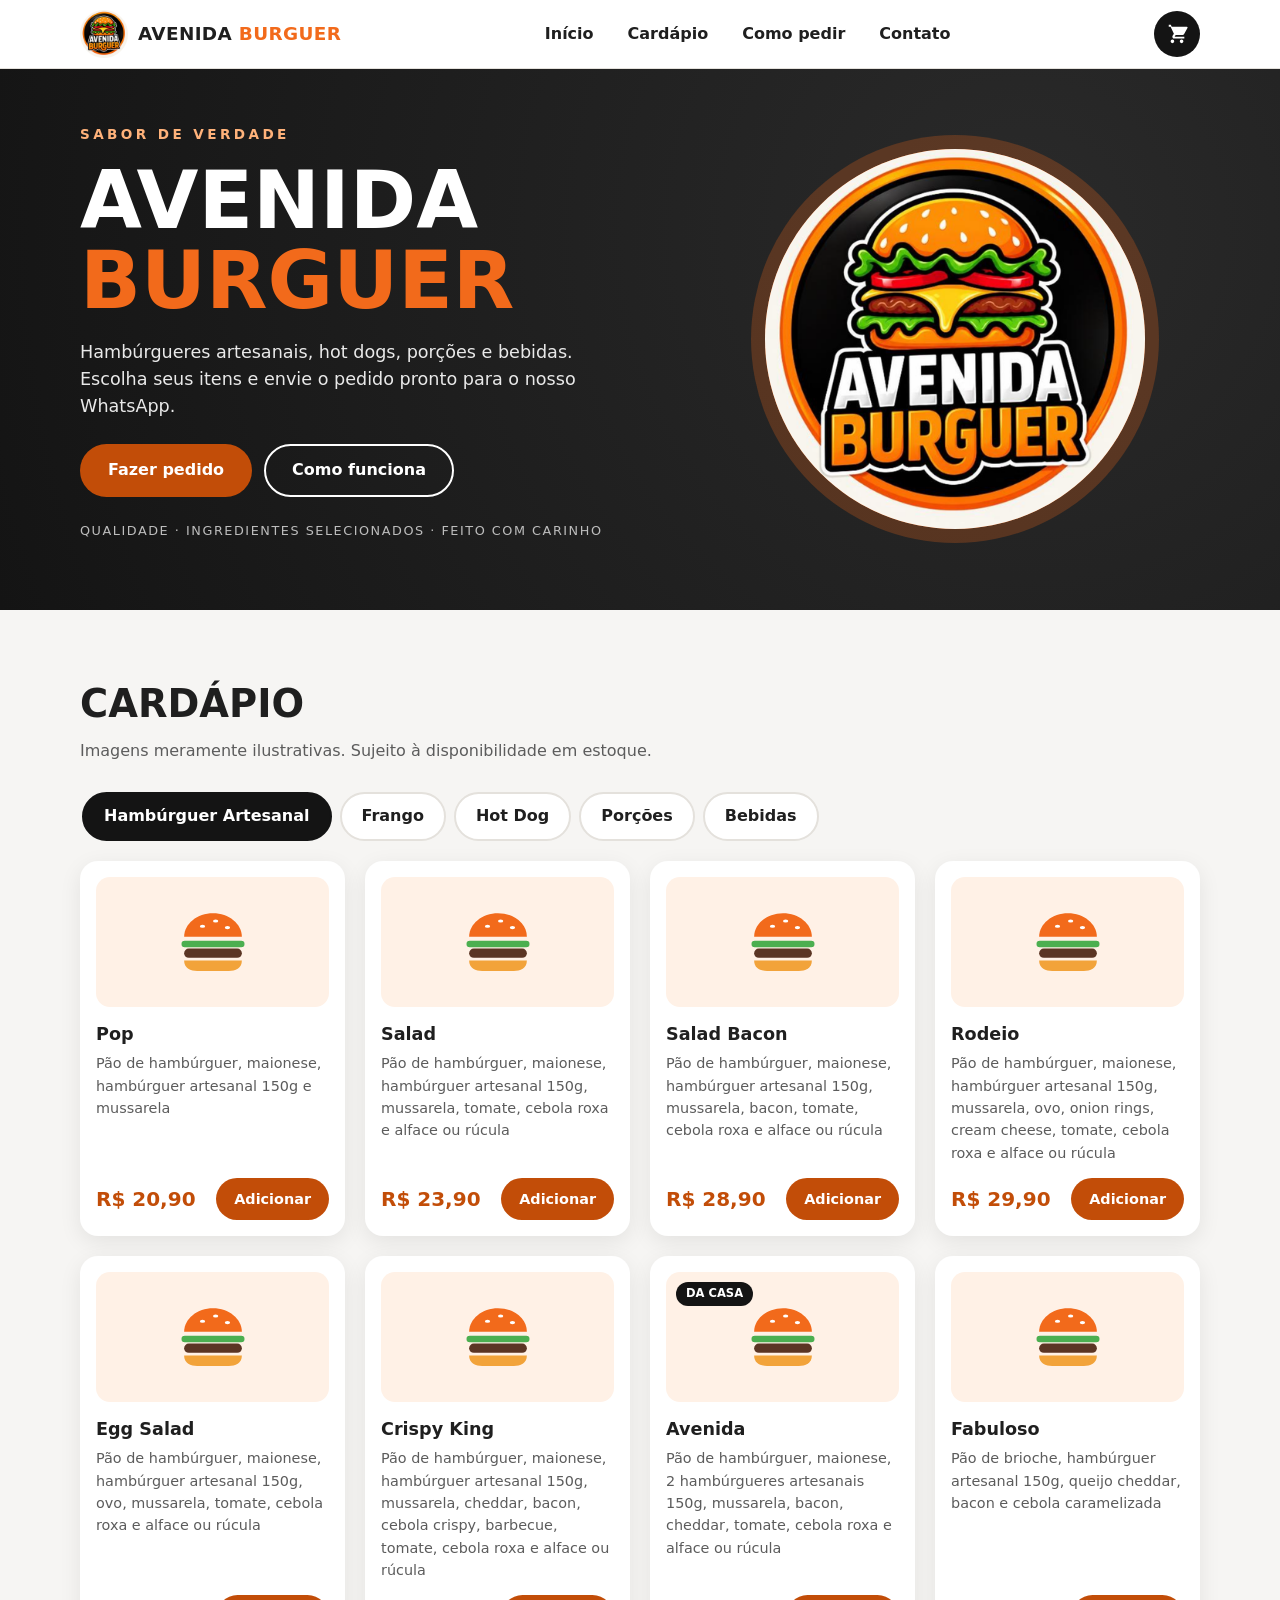
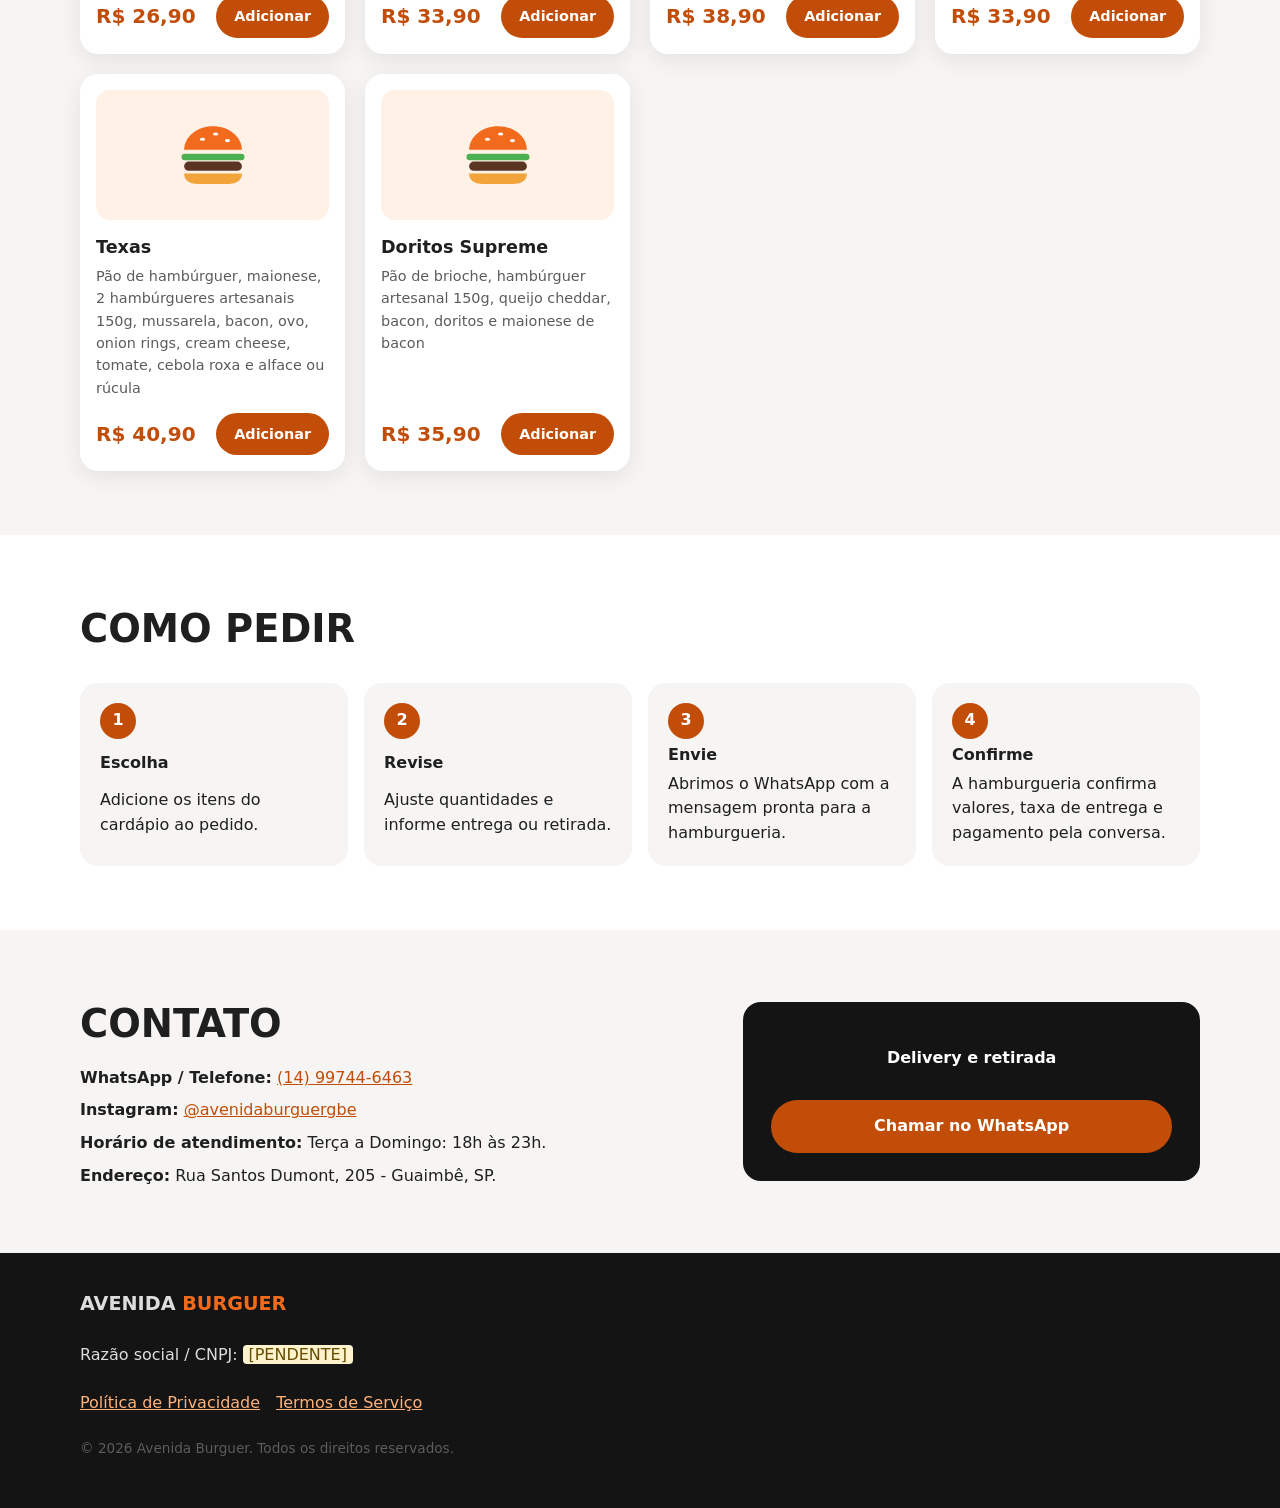
<file: index.html>
<!doctype html>
<html lang="pt-BR">
<head>
  <meta charset="utf-8">
  <meta name="viewport" content="width=device-width, initial-scale=1">
  <title>Avenida Burguer | Sabor de verdade — Hambúrgueres artesanais</title>
  <meta name="description" content="Cardápio da Avenida Burguer: hambúrgueres artesanais, hot dogs, porções e bebidas. Monte seu pedido e envie direto para o WhatsApp.">
  <meta name="theme-color" content="#f26a1b">
  <meta property="og:type" content="website">
  <meta property="og:title" content="Avenida Burguer — Sabor de verdade">
  <meta property="og:description" content="Monte seu pedido e envie direto para o WhatsApp da Avenida Burguer.">
  <meta property="og:locale" content="pt_BR">
  <link rel="icon" href="assets/favicon.svg" type="image/svg+xml">
  <link rel="stylesheet" href="css/style.css">
</head>
<body>
  <a class="skip-link" href="#menu">Ir para o cardápio</a>

  <header class="site-header">
    <div class="container header-inner">
      <a class="brand" href="#home" aria-label="Avenida Burguer — início">
        <img src="assets/logo.png" alt="" width="48" height="48" class="brand-logo" onerror="this.remove()">
        <span class="brand-name">Avenida <strong>Burguer</strong></span>
      </a>

      <nav id="main-nav" class="main-nav" aria-label="Principal">
        <ul>
          <li><a href="#home">Início</a></li>
          <li><a href="#menu">Cardápio</a></li>
          <li><a href="#como-pedir">Como pedir</a></li>
          <li><a href="#contato">Contato</a></li>
        </ul>
      </nav>

      <div class="header-actions">
        <button type="button" class="cart-btn" id="open-cart" aria-label="Abrir pedido. Itens: 0">
          <svg viewBox="0 0 24 24" width="22" height="22" aria-hidden="true"><path fill="currentColor" d="M7 18a2 2 0 1 0 0 4 2 2 0 0 0 0-4Zm10 0a2 2 0 1 0 0 4 2 2 0 0 0 0-4ZM3 2v2h2l3.6 7.6-1.4 2.4A2 2 0 0 0 9 17h11v-2H9.4l1.1-2h7.5a2 2 0 0 0 1.8-1l3.6-6.5A1 1 0 0 0 22.5 4H6.2l-.9-2H3Z"/></svg>
          <span class="cart-count" id="cart-count" aria-hidden="true">0</span>
        </button>
        <button type="button" class="menu-toggle" id="menu-toggle" aria-expanded="false" aria-controls="main-nav" aria-label="Abrir menu de navegação">
          <span></span><span></span><span></span>
        </button>
      </div>
    </div>
  </header>

  <main>
    <section id="home" class="hero" aria-labelledby="hero-title">
      <div class="container hero-inner">
        <div class="hero-text">
          <p class="eyebrow">Sabor de verdade</p>
          <h1 id="hero-title">Avenida <span>Burguer</span></h1>
          <p class="hero-sub">Hambúrgueres artesanais, hot dogs, porções e bebidas. Escolha seus itens e envie o pedido pronto para o nosso WhatsApp.</p>
          <div class="hero-cta">
            <a class="btn btn-primary" href="#menu">Fazer pedido</a>
            <a class="btn btn-ghost" href="#como-pedir">Como funciona</a>
          </div>
          <p class="hero-note">Qualidade · Ingredientes selecionados · Feito com carinho</p>
        </div>
        <div class="hero-visual" aria-hidden="true">
          <div class="hero-circle">
            <img src="assets/logo.png" alt="" width="360" height="360" onerror="this.replaceWith(Object.assign(document.createElement('span'),{className:'hero-fallback',textContent:'🍔'}))">
          </div>
        </div>
      </div>
    </section>

    <section id="menu" class="section" aria-labelledby="menu-title">
      <div class="container">
        <h2 id="menu-title" class="section-title">Cardápio</h2>
        <p class="section-lead">Imagens meramente ilustrativas. Sujeito à disponibilidade em estoque.</p>
        <div class="tabs" role="tablist" aria-label="Categorias do cardápio" id="tabs"></div>
        <div id="menu-panel" class="menu-grid" role="tabpanel" tabindex="0"></div>
      </div>
    </section>

    <section id="como-pedir" class="section section-alt" aria-labelledby="how-title">
      <div class="container">
        <h2 id="how-title" class="section-title">Como pedir</h2>
        <ol class="steps">
          <li><strong>Escolha</strong><span>Adicione os itens do cardápio ao pedido.</span></li>
          <li><strong>Revise</strong><span>Ajuste quantidades e informe entrega ou retirada.</span></li>
          <li><strong>Envie</strong><span>Abrimos o WhatsApp com a mensagem pronta para a hamburgueria.</span></li>
          <li><strong>Confirme</strong><span>A hamburgueria confirma valores, taxa de entrega e pagamento pela conversa.</span></li>
        </ol>
      </div>
    </section>

    <section id="contato" class="section" aria-labelledby="contact-title">
      <div class="container contact">
        <div>
          <h2 id="contact-title" class="section-title">Contato</h2>
          <ul class="contact-list">
            <li><strong>WhatsApp / Telefone:</strong> <a href="https://wa.me/5514997446463">(14) 99744-6463</a></li>
            <li><strong>Instagram:</strong> <a href="https://www.instagram.com/avenidaburguergbe/" rel="noopener" target="_blank">@avenidaburguergbe</a></li>
            <li><strong>Horário de atendimento:</strong> <span>Terça a Domingo: 18h às 23h.</span></li>
            <li><strong>Endereço:</strong> <span>Rua Santos Dumont, 205 - Guaimbê, SP.</span></li>
          </ul>
        </div>
        <div class="contact-card">
          <p>Delivery e retirada</p>
          <a class="btn btn-primary" href="https://wa.me/5514997446463" rel="noopener" target="_blank">Chamar no WhatsApp</a>
        </div>
      </div>
    </section>
  </main>

  <footer class="site-footer">
    <div class="container footer-inner">
      <p class="footer-brand">Avenida <strong>Burguer</strong></p>
      <p>Razão social / CNPJ: <span class="pending">[PENDENTE]</span></p>
      <nav aria-label="Informações legais">
        <a href="privacidade.html">Política de Privacidade</a>
        <a href="termos.html">Termos de Serviço</a>
      </nav>
      <p class="small">© <span id="year"></span> Avenida Burguer. Todos os direitos reservados.</p>
    </div>
  </footer>

  <!-- Drawer do pedido -->
  <div class="overlay" id="overlay" hidden></div>
  <aside class="drawer" id="drawer" role="dialog" aria-modal="true" aria-labelledby="drawer-title" hidden>
    <div class="drawer-head">
      <h2 id="drawer-title">Seu pedido</h2>
      <button type="button" class="icon-btn" id="close-cart" aria-label="Fechar pedido">✕</button>
    </div>
    <div class="drawer-body">
      <p id="cart-empty" class="empty">Seu pedido está vazio. Escolha itens no cardápio.</p>
      <ul id="cart-list" class="cart-list"></ul>
      <div class="total-row" id="total-row" hidden><span>Subtotal</span><strong id="cart-total">R$ 0,00</strong></div>
      <p class="small" id="total-note" hidden>Taxa de entrega (se houver) e valores finais são confirmados pela hamburgueria no WhatsApp.</p>

      <form id="order-form" novalidate hidden>
        <div class="field">
          <label for="f-name">Seu nome</label>
          <input id="f-name" name="name" type="text" autocomplete="name" maxlength="60" required aria-describedby="e-name">
          <p class="error" id="e-name" role="alert"></p>
        </div>

        <fieldset class="field">
          <legend>Como deseja receber?</legend>
          <label class="radio"><input type="radio" name="mode" value="Entrega" checked> Entrega</label>
          <label class="radio"><input type="radio" name="mode" value="Retirada"> Retirada no local</label>
        </fieldset>

        <div class="field" id="address-field">
          <label for="f-address">Endereço de entrega</label>
          <input id="f-address" name="address" type="text" autocomplete="street-address" maxlength="160" aria-describedby="e-address">
          <p class="error" id="e-address" role="alert"></p>
        </div>

        <div class="field">
          <label for="f-pay">Forma de pagamento (a combinar no WhatsApp)</label>
          <select id="f-pay" name="pay">
            <option>Pix</option>
            <option>Dinheiro</option>
            <option>Cartão</option>
          </select>
        </div>

        <div class="field">
          <label for="f-notes">Observações (opcional)</label>
          <textarea id="f-notes" name="notes" rows="3" maxlength="300" placeholder="Ex.: sem cebola, rúcula no lugar de alface..."></textarea>
        </div>

        <p class="small">Ao enviar, o WhatsApp será aberto com sua mensagem. Nome e endereço só são usados para montar essa mensagem e <strong>não são salvos</strong> por este site. Veja a <a href="privacidade.html">Política de Privacidade</a>.</p>

        <button type="submit" class="btn btn-whats">Enviar pedido pelo WhatsApp</button>
        <button type="button" class="btn btn-link" id="clear-cart">Limpar pedido</button>
      </form>
    </div>
  </aside>

  <div class="toast" id="toast" role="status" aria-live="polite"></div>

  <script src="js/menu-data.js"></script>
  <script src="js/app.js"></script>
</body>
</html>
</file>
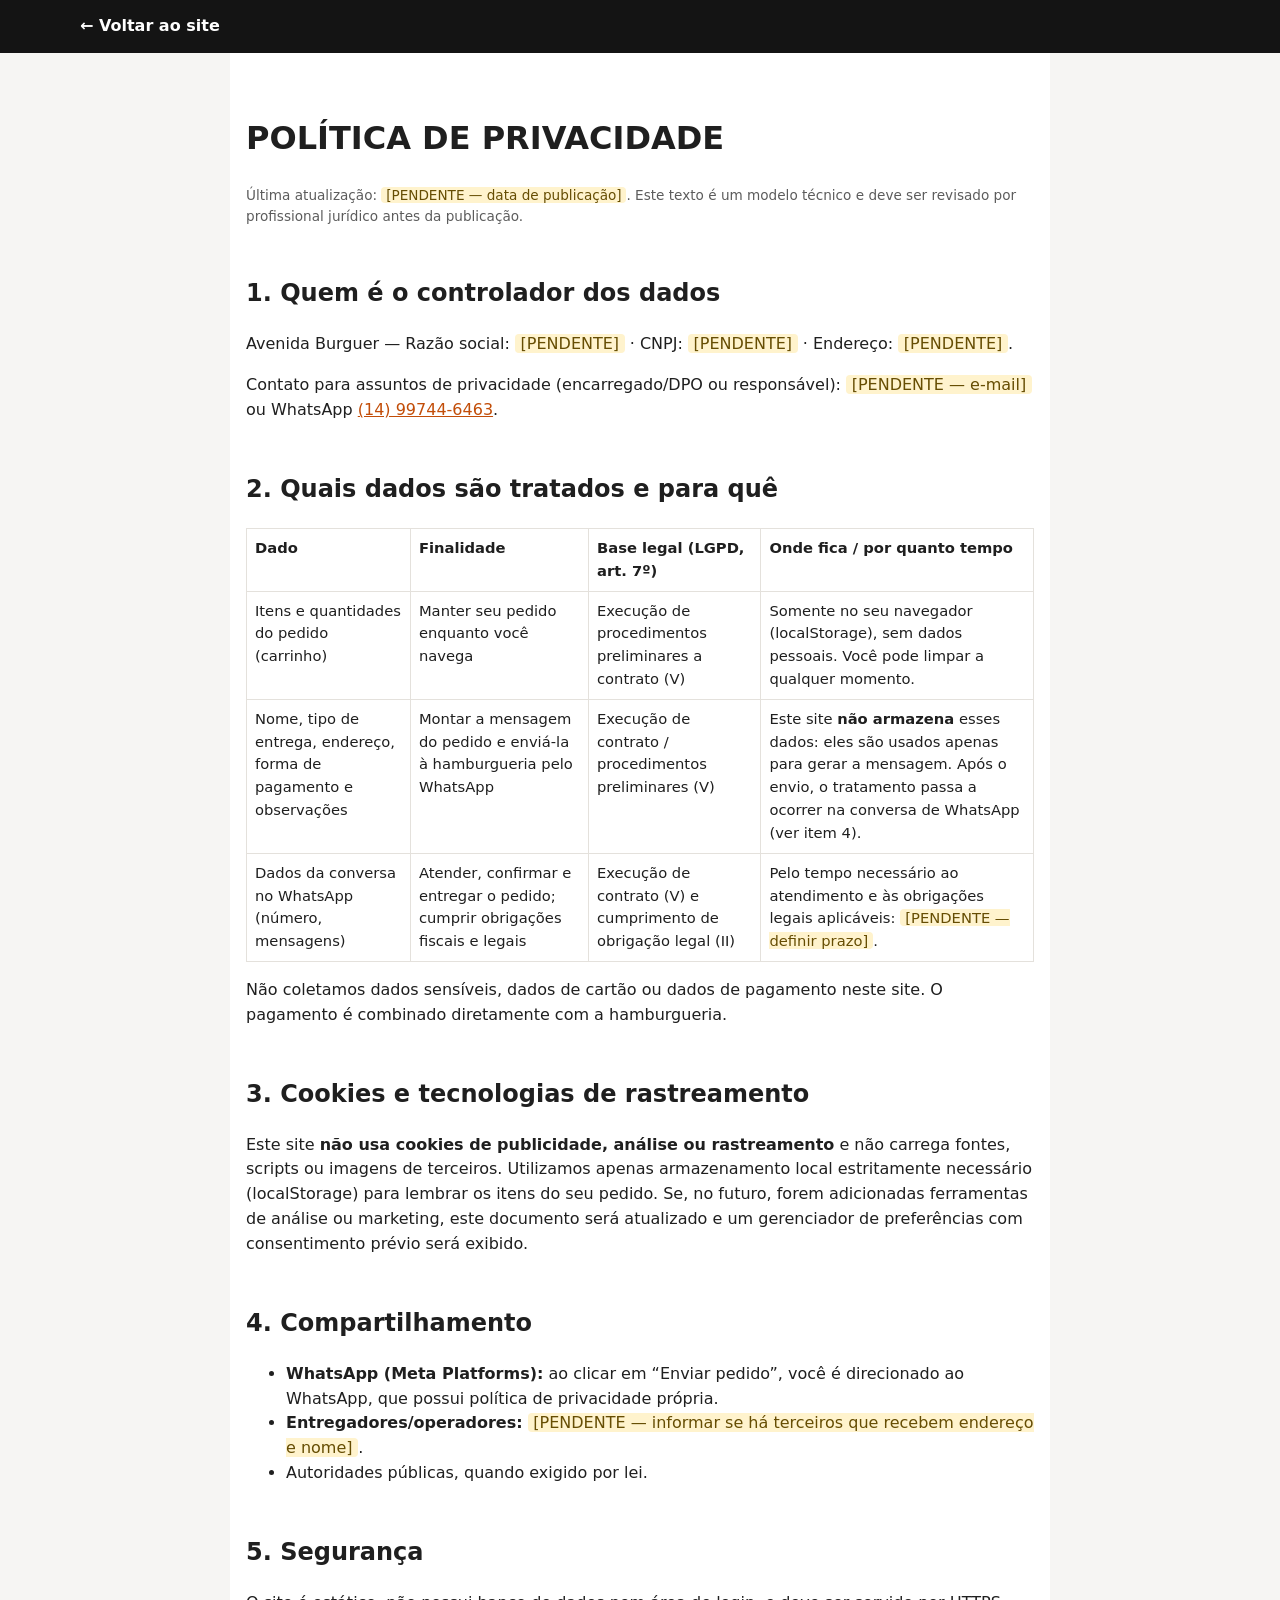
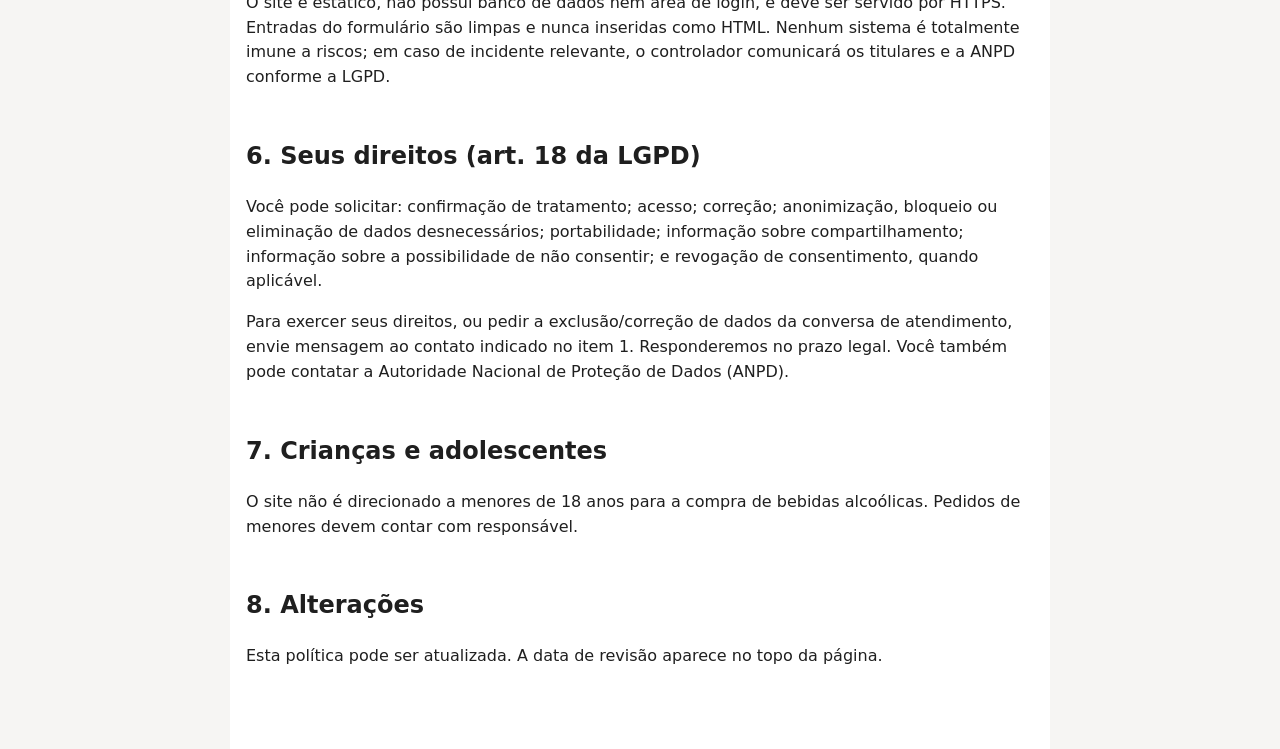
<file: privacidade.html>
<!doctype html>
<html lang="pt-BR">
<head>
  <meta charset="utf-8">
  <meta name="viewport" content="width=device-width, initial-scale=1">
  <title>Política de Privacidade | Avenida Burguer</title>
  <meta name="description" content="Como a Avenida Burguer trata dados pessoais, conforme a LGPD (Lei nº 13.709/2018).">
  <link rel="icon" href="assets/favicon.svg" type="image/svg+xml">
  <link rel="stylesheet" href="css/style.css">
</head>
<body>
  <div class="legal-bar"><div class="container"><a href="index.html">← Voltar ao site</a></div></div>
  <main class="legal">
    <h1>Política de Privacidade</h1>
    <p class="small">Última atualização: <span class="pending">[PENDENTE — data de publicação]</span>. Este texto é um modelo técnico e deve ser revisado por profissional jurídico antes da publicação.</p>

    <h2>1. Quem é o controlador dos dados</h2>
    <p>Avenida Burguer — Razão social: <span class="pending">[PENDENTE]</span> · CNPJ: <span class="pending">[PENDENTE]</span> · Endereço: <span class="pending">[PENDENTE]</span>.</p>
    <p>Contato para assuntos de privacidade (encarregado/DPO ou responsável): <span class="pending">[PENDENTE — e-mail]</span> ou WhatsApp <a href="https://wa.me/5514997446463">(14) 99744-6463</a>.</p>

    <h2>2. Quais dados são tratados e para quê</h2>
    <table>
      <thead><tr><th>Dado</th><th>Finalidade</th><th>Base legal (LGPD, art. 7º)</th><th>Onde fica / por quanto tempo</th></tr></thead>
      <tbody>
        <tr><td>Itens e quantidades do pedido (carrinho)</td><td>Manter seu pedido enquanto você navega</td><td>Execução de procedimentos preliminares a contrato (V)</td><td>Somente no seu navegador (localStorage), sem dados pessoais. Você pode limpar a qualquer momento.</td></tr>
        <tr><td>Nome, tipo de entrega, endereço, forma de pagamento e observações</td><td>Montar a mensagem do pedido e enviá-la à hamburgueria pelo WhatsApp</td><td>Execução de contrato / procedimentos preliminares (V)</td><td>Este site <strong>não armazena</strong> esses dados: eles são usados apenas para gerar a mensagem. Após o envio, o tratamento passa a ocorrer na conversa de WhatsApp (ver item 4).</td></tr>
        <tr><td>Dados da conversa no WhatsApp (número, mensagens)</td><td>Atender, confirmar e entregar o pedido; cumprir obrigações fiscais e legais</td><td>Execução de contrato (V) e cumprimento de obrigação legal (II)</td><td>Pelo tempo necessário ao atendimento e às obrigações legais aplicáveis: <span class="pending">[PENDENTE — definir prazo]</span>.</td></tr>
      </tbody>
    </table>
    <p>Não coletamos dados sensíveis, dados de cartão ou dados de pagamento neste site. O pagamento é combinado diretamente com a hamburgueria.</p>

    <h2>3. Cookies e tecnologias de rastreamento</h2>
    <p>Este site <strong>não usa cookies de publicidade, análise ou rastreamento</strong> e não carrega fontes, scripts ou imagens de terceiros. Utilizamos apenas armazenamento local estritamente necessário (localStorage) para lembrar os itens do seu pedido. Se, no futuro, forem adicionadas ferramentas de análise ou marketing, este documento será atualizado e um gerenciador de preferências com consentimento prévio será exibido.</p>

    <h2>4. Compartilhamento</h2>
    <ul>
      <li><strong>WhatsApp (Meta Platforms):</strong> ao clicar em “Enviar pedido”, você é direcionado ao WhatsApp, que possui política de privacidade própria.</li>
      <li><strong>Entregadores/operadores:</strong> <span class="pending">[PENDENTE — informar se há terceiros que recebem endereço e nome]</span>.</li>
      <li>Autoridades públicas, quando exigido por lei.</li>
    </ul>

    <h2>5. Segurança</h2>
    <p>O site é estático, não possui banco de dados nem área de login, e deve ser servido por HTTPS. Entradas do formulário são limpas e nunca inseridas como HTML. Nenhum sistema é totalmente imune a riscos; em caso de incidente relevante, o controlador comunicará os titulares e a ANPD conforme a LGPD.</p>

    <h2>6. Seus direitos (art. 18 da LGPD)</h2>
    <p>Você pode solicitar: confirmação de tratamento; acesso; correção; anonimização, bloqueio ou eliminação de dados desnecessários; portabilidade; informação sobre compartilhamento; informação sobre a possibilidade de não consentir; e revogação de consentimento, quando aplicável.</p>
    <p>Para exercer seus direitos, ou pedir a exclusão/correção de dados da conversa de atendimento, envie mensagem ao contato indicado no item 1. Responderemos no prazo legal. Você também pode contatar a Autoridade Nacional de Proteção de Dados (ANPD).</p>

    <h2>7. Crianças e adolescentes</h2>
    <p>O site não é direcionado a menores de 18 anos para a compra de bebidas alcoólicas. Pedidos de menores devem contar com responsável.</p>

    <h2>8. Alterações</h2>
    <p>Esta política pode ser atualizada. A data de revisão aparece no topo da página.</p>
  </main>
</body>
</html>
</file>
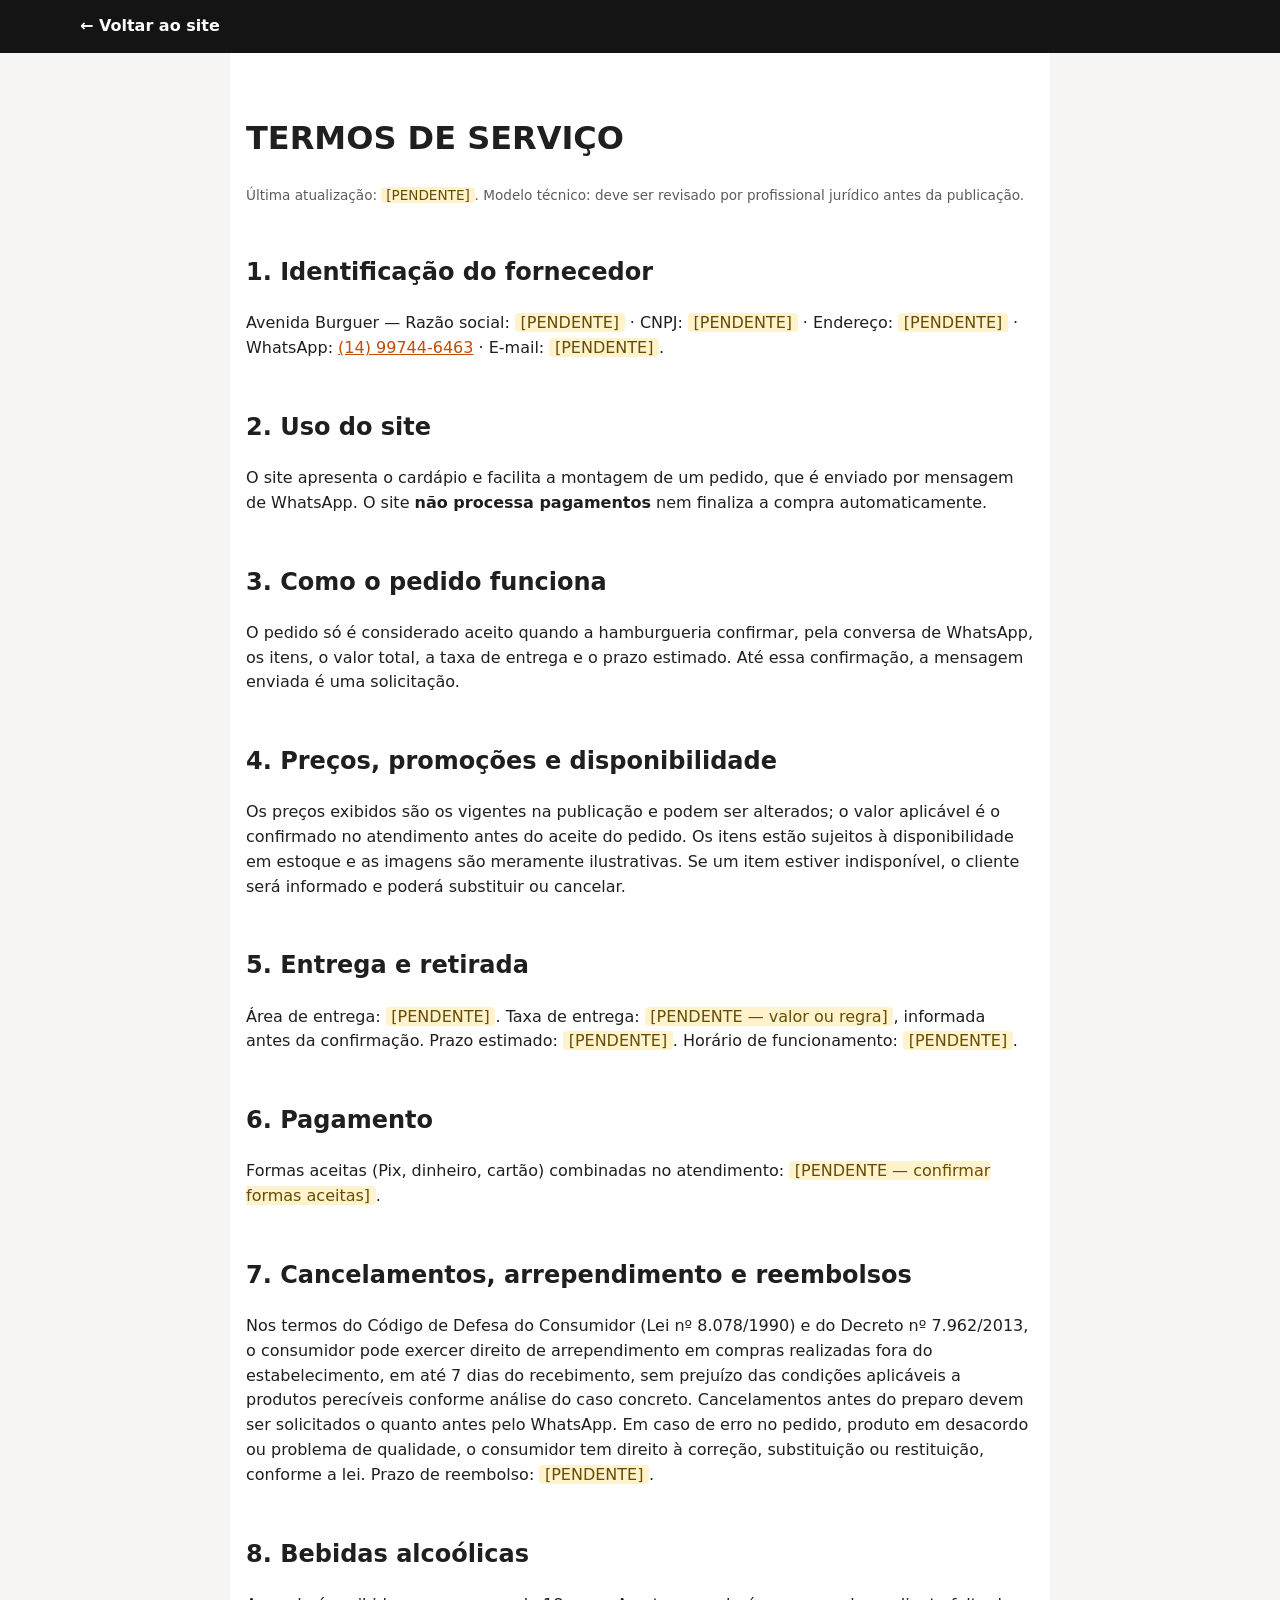
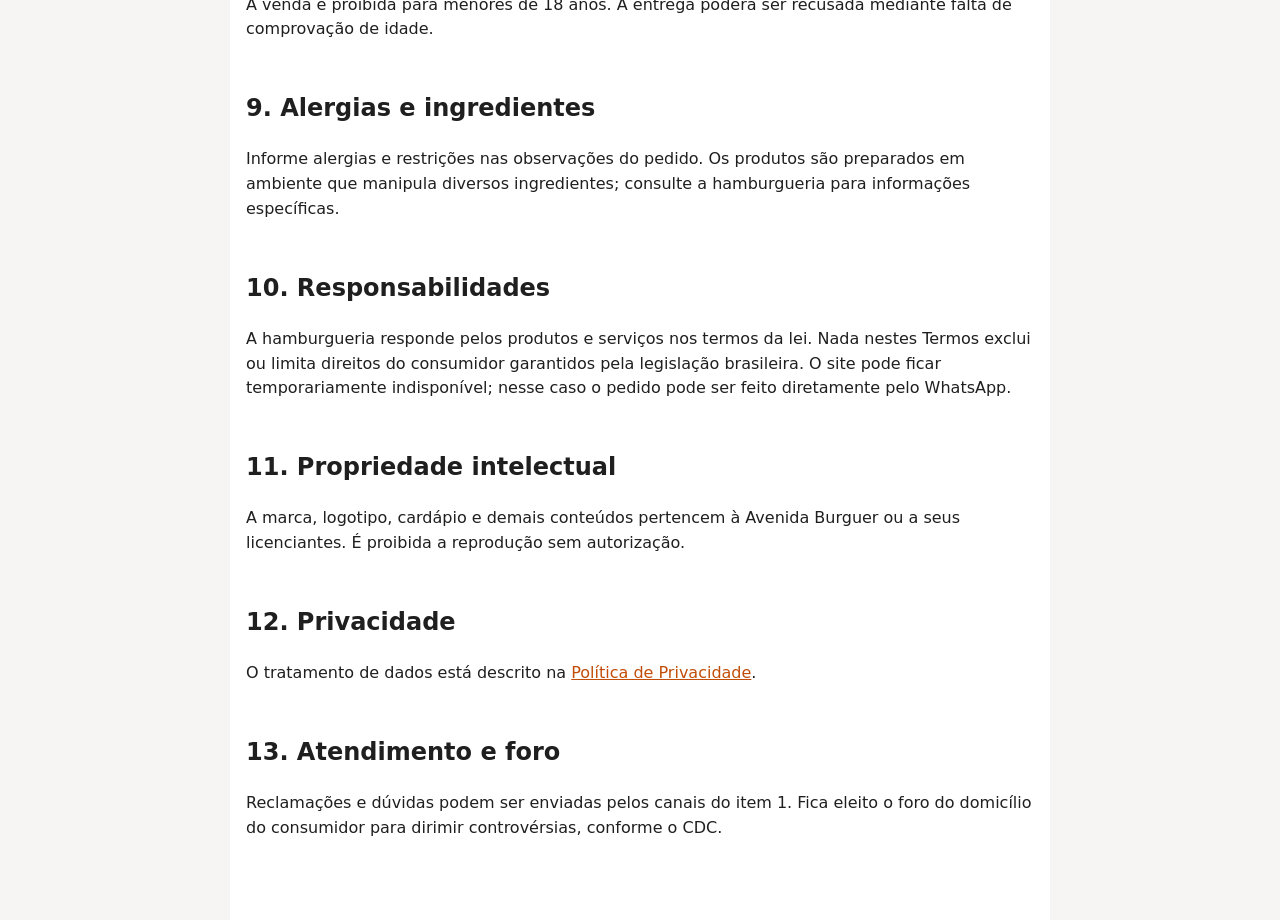
<file: termos.html>
<!doctype html>
<html lang="pt-BR">
<head>
  <meta charset="utf-8">
  <meta name="viewport" content="width=device-width, initial-scale=1">
  <title>Termos de Serviço | Avenida Burguer</title>
  <meta name="description" content="Condições de uso do site e de pedidos da Avenida Burguer.">
  <link rel="icon" href="assets/favicon.svg" type="image/svg+xml">
  <link rel="stylesheet" href="css/style.css">
</head>
<body>
  <div class="legal-bar"><div class="container"><a href="index.html">← Voltar ao site</a></div></div>
  <main class="legal">
    <h1>Termos de Serviço</h1>
    <p class="small">Última atualização: <span class="pending">[PENDENTE]</span>. Modelo técnico: deve ser revisado por profissional jurídico antes da publicação.</p>

    <h2>1. Identificação do fornecedor</h2>
    <p>Avenida Burguer — Razão social: <span class="pending">[PENDENTE]</span> · CNPJ: <span class="pending">[PENDENTE]</span> · Endereço: <span class="pending">[PENDENTE]</span> · WhatsApp: <a href="https://wa.me/5514997446463">(14) 99744-6463</a> · E-mail: <span class="pending">[PENDENTE]</span>.</p>

    <h2>2. Uso do site</h2>
    <p>O site apresenta o cardápio e facilita a montagem de um pedido, que é enviado por mensagem de WhatsApp. O site <strong>não processa pagamentos</strong> nem finaliza a compra automaticamente.</p>

    <h2>3. Como o pedido funciona</h2>
    <p>O pedido só é considerado aceito quando a hamburgueria confirmar, pela conversa de WhatsApp, os itens, o valor total, a taxa de entrega e o prazo estimado. Até essa confirmação, a mensagem enviada é uma solicitação.</p>

    <h2>4. Preços, promoções e disponibilidade</h2>
    <p>Os preços exibidos são os vigentes na publicação e podem ser alterados; o valor aplicável é o confirmado no atendimento antes do aceite do pedido. Os itens estão sujeitos à disponibilidade em estoque e as imagens são meramente ilustrativas. Se um item estiver indisponível, o cliente será informado e poderá substituir ou cancelar.</p>

    <h2>5. Entrega e retirada</h2>
    <p>Área de entrega: <span class="pending">[PENDENTE]</span>. Taxa de entrega: <span class="pending">[PENDENTE — valor ou regra]</span>, informada antes da confirmação. Prazo estimado: <span class="pending">[PENDENTE]</span>. Horário de funcionamento: <span class="pending">[PENDENTE]</span>.</p>

    <h2>6. Pagamento</h2>
    <p>Formas aceitas (Pix, dinheiro, cartão) combinadas no atendimento: <span class="pending">[PENDENTE — confirmar formas aceitas]</span>.</p>

    <h2>7. Cancelamentos, arrependimento e reembolsos</h2>
    <p>Nos termos do Código de Defesa do Consumidor (Lei nº 8.078/1990) e do Decreto nº 7.962/2013, o consumidor pode exercer direito de arrependimento em compras realizadas fora do estabelecimento, em até 7 dias do recebimento, sem prejuízo das condições aplicáveis a produtos perecíveis conforme análise do caso concreto. Cancelamentos antes do preparo devem ser solicitados o quanto antes pelo WhatsApp. Em caso de erro no pedido, produto em desacordo ou problema de qualidade, o consumidor tem direito à correção, substituição ou restituição, conforme a lei. Prazo de reembolso: <span class="pending">[PENDENTE]</span>.</p>

    <h2>8. Bebidas alcoólicas</h2>
    <p>A venda é proibida para menores de 18 anos. A entrega poderá ser recusada mediante falta de comprovação de idade.</p>

    <h2>9. Alergias e ingredientes</h2>
    <p>Informe alergias e restrições nas observações do pedido. Os produtos são preparados em ambiente que manipula diversos ingredientes; consulte a hamburgueria para informações específicas.</p>

    <h2>10. Responsabilidades</h2>
    <p>A hamburgueria responde pelos produtos e serviços nos termos da lei. Nada nestes Termos exclui ou limita direitos do consumidor garantidos pela legislação brasileira. O site pode ficar temporariamente indisponível; nesse caso o pedido pode ser feito diretamente pelo WhatsApp.</p>

    <h2>11. Propriedade intelectual</h2>
    <p>A marca, logotipo, cardápio e demais conteúdos pertencem à Avenida Burguer ou a seus licenciantes. É proibida a reprodução sem autorização.</p>

    <h2>12. Privacidade</h2>
    <p>O tratamento de dados está descrito na <a href="privacidade.html">Política de Privacidade</a>.</p>

    <h2>13. Atendimento e foro</h2>
    <p>Reclamações e dúvidas podem ser enviadas pelos canais do item 1. Fica eleito o foro do domicílio do consumidor para dirimir controvérsias, conforme o CDC.</p>
  </main>
</body>
</html>
</file>
<file: css/style.css>
:root{
  --orange:#f26a1b; --orange-dark:#c24d08; --black:#141414; --ink:#1f1f1f;
  --white:#fff; --bg:#f6f5f3; --muted:#5c5c5c; --line:#e4e1dc; --green:#1a7f4b;
  --radius:18px; --shadow:0 6px 22px rgba(0,0,0,.08);
}
*{box-sizing:border-box}
html{scroll-behavior:smooth;scroll-padding-top:80px}
body{margin:0;font-family:system-ui,-apple-system,"Segoe UI",Roboto,Helvetica,Arial,sans-serif;color:var(--ink);background:var(--bg);line-height:1.55}
body.no-scroll{overflow:hidden}
img{max-width:100%;height:auto}
a{color:var(--orange-dark)}
.container{width:min(1120px,100% - 32px);margin-inline:auto}
[hidden]{display:none!important}
.pending{background:#fff3cd;color:#664d03;padding:0 .35em;border-radius:4px}
.small{font-size:.85rem;color:var(--muted)}

:focus-visible{outline:3px solid #0b5fff;outline-offset:2px}
.skip-link{position:absolute;left:8px;top:-60px;background:var(--black);color:#fff;padding:10px 14px;border-radius:8px;z-index:100}
.skip-link:focus{top:8px}

/* Header */
.site-header{position:sticky;top:0;z-index:30;background:var(--white);box-shadow:0 1px 0 var(--line)}
.header-inner{display:flex;align-items:center;justify-content:space-between;gap:16px;min-height:68px}
.brand{display:flex;align-items:center;gap:10px;text-decoration:none;color:var(--ink);font-weight:800;font-size:1.15rem;text-transform:uppercase;letter-spacing:.02em}
.brand strong{color:var(--orange)}
.brand-logo{border-radius:50%}
.main-nav ul{list-style:none;display:flex;gap:6px;margin:0;padding:0}
.main-nav a{display:block;padding:8px 14px;border-radius:999px;text-decoration:none;color:var(--ink);font-weight:600}
.main-nav a:hover{background:#fdeadc}
.header-actions{display:flex;align-items:center;gap:8px}
.cart-btn{position:relative;width:46px;height:46px;border-radius:50%;border:0;background:var(--black);color:#fff;display:grid;place-items:center;cursor:pointer}
.cart-count{position:absolute;top:-4px;right:-4px;min-width:22px;height:22px;padding:0 5px;border-radius:11px;background:var(--orange);color:#fff;font-size:.75rem;font-weight:700;display:grid;place-items:center}
.menu-toggle{display:none;width:46px;height:46px;border-radius:12px;border:1px solid var(--line);background:#fff;cursor:pointer;flex-direction:column;justify-content:center;align-items:center;gap:5px}
.menu-toggle span{width:22px;height:2px;background:var(--ink);display:block}

/* Buttons */
.btn{display:inline-flex;align-items:center;justify-content:center;gap:8px;border:2px solid transparent;border-radius:999px;padding:12px 26px;font:inherit;font-weight:700;text-decoration:none;cursor:pointer;transition:transform .15s,background .15s}
.btn:hover{transform:translateY(-1px)}
.btn-primary{background:var(--orange-dark);color:#fff}
.btn-primary:hover{background:#a94005}
.btn-ghost{border-color:#fff;color:#fff;background:transparent}
.btn-whats{background:var(--green);color:#fff;width:100%;margin-top:8px;padding:14px}
.btn-link{background:none;border:0;color:var(--muted);text-decoration:underline;width:100%;padding:10px}
.btn-sm{padding:8px 16px;font-size:.9rem}

/* Hero */
.hero{background:radial-gradient(circle at 80% 30%,#2a2a2a,var(--black));color:#fff;overflow:hidden}
.hero-inner{display:grid;grid-template-columns:1.1fr .9fr;align-items:center;gap:32px;padding:56px 0}
.eyebrow{margin:0;color:#ffb27a;font-weight:700;letter-spacing:.25em;text-transform:uppercase;font-size:.85rem}
.hero h1{font-size:clamp(2.6rem,7vw,5rem);line-height:1;margin:.2em 0;text-transform:uppercase;font-weight:900}
.hero h1 span{color:var(--orange)}
.hero-sub{max-width:46ch;color:#e9e9e9;font-size:1.1rem}
.hero-cta{display:flex;gap:12px;flex-wrap:wrap;margin:24px 0}
.hero-note{font-size:.8rem;letter-spacing:.12em;text-transform:uppercase;color:#bdbdbd}
.hero-visual{display:grid;place-items:center}
.hero-circle{width:min(380px,80vw);aspect-ratio:1;border-radius:50%;background:var(--orange);display:grid;place-items:center;box-shadow:0 0 0 14px rgba(242,106,27,.25);overflow:hidden}
.hero-circle img{width:100%;height:100%;object-fit:cover;border-radius:50%;transform:scale(1.04)}
.hero-fallback{font-size:9rem}

/* Sections */
.section{padding:64px 0}
.section-alt{background:var(--white)}
.section-title{font-size:clamp(1.8rem,4vw,2.4rem);margin:0 0 6px;text-transform:uppercase}
.section-lead{color:var(--muted);margin:0 0 24px}

/* Tabs */
.tabs{display:flex;gap:8px;overflow-x:auto;padding:4px 2px 12px}
.tab{flex:none;border:2px solid var(--line);background:#fff;color:var(--ink);border-radius:999px;padding:10px 20px;font:inherit;font-weight:700;cursor:pointer}
.tab[aria-selected="true"]{background:var(--black);border-color:var(--black);color:#fff}

/* Cards */
.menu-grid{display:grid;grid-template-columns:repeat(auto-fill,minmax(250px,1fr));gap:20px;margin-top:8px}
.card{background:#fff;border-radius:var(--radius);box-shadow:var(--shadow);padding:16px;display:flex;flex-direction:column}
.card-art{position:relative;background:#fff1e6;border-radius:14px;height:130px;display:grid;place-items:center}
.card-art svg{width:84px;height:84px}
.tag{position:absolute;top:10px;left:10px;background:var(--black);color:#fff;font-size:.72rem;font-weight:700;padding:3px 10px;border-radius:999px;text-transform:uppercase}
.card h3{margin:14px 0 4px;font-size:1.1rem}
.card-desc{margin:0;color:var(--muted);font-size:.9rem;flex:1}
.card-foot{display:flex;align-items:center;justify-content:space-between;margin-top:14px}
.price{font-weight:800;font-size:1.25rem;color:var(--orange-dark)}

/* Steps / contact */
.steps{list-style:none;counter-reset:s;display:grid;grid-template-columns:repeat(auto-fit,minmax(210px,1fr));gap:16px;padding:0;margin:24px 0 0}
.steps li{counter-increment:s;background:var(--bg);border-radius:var(--radius);padding:20px;display:grid;gap:4px}
.steps li::before{content:counter(s);width:36px;height:36px;border-radius:50%;background:var(--orange-dark);color:#fff;display:grid;place-items:center;font-weight:800}
.contact{display:grid;grid-template-columns:1.4fr 1fr;gap:24px;align-items:center}
.contact-list{list-style:none;padding:0;margin:12px 0 0;display:grid;gap:8px}
.contact-card{background:var(--black);color:#fff;border-radius:var(--radius);padding:28px;text-align:center;display:grid;gap:14px;font-weight:700}

/* Footer */
.site-footer{background:var(--black);color:#ddd;padding:36px 0;margin-top:0}
.site-footer a{color:#ffb27a}
.footer-inner{display:grid;gap:8px}
.footer-brand{font-weight:800;text-transform:uppercase;font-size:1.2rem;margin:0}
.footer-brand strong{color:var(--orange)}
.footer-inner nav{display:flex;gap:16px;flex-wrap:wrap}

/* Drawer */
.overlay{position:fixed;inset:0;background:rgba(0,0,0,.55);z-index:40}
.drawer{position:fixed;top:0;right:0;bottom:0;width:min(440px,100%);background:#fff;z-index:50;display:flex;flex-direction:column;box-shadow:-8px 0 30px rgba(0,0,0,.25)}
.drawer-head{display:flex;justify-content:space-between;align-items:center;padding:16px 20px;border-bottom:1px solid var(--line)}
.drawer-head h2{margin:0}
.icon-btn{width:40px;height:40px;border-radius:50%;border:1px solid var(--line);background:#fff;font-size:1rem;cursor:pointer}
.drawer-body{padding:16px 20px 28px;overflow-y:auto}
.empty{color:var(--muted)}
.cart-list{list-style:none;margin:0;padding:0;display:grid;gap:12px}
.cart-item{display:flex;justify-content:space-between;align-items:center;gap:10px;padding-bottom:12px;border-bottom:1px solid var(--line)}
.cart-info{display:grid}
.cart-info span{color:var(--orange-dark);font-weight:700}
.qty{display:flex;align-items:center;gap:6px}
.qty-btn{width:34px;height:34px;border-radius:50%;border:1px solid var(--line);background:#fff;font-size:1.1rem;cursor:pointer}
.qty-btn.rm{border-color:transparent;color:#b3261e}
.qty-val{min-width:24px;text-align:center;font-weight:700}
.total-row{display:flex;justify-content:space-between;font-size:1.2rem;margin:16px 0 4px}
form .field{margin:14px 0;border:0;padding:0}
form label,form legend{display:block;font-weight:700;margin-bottom:4px;padding:0}
input[type=text],select,textarea{width:100%;padding:11px 12px;border:2px solid #8a8a8a;border-radius:10px;font:inherit;background:#fff}
input[aria-invalid="true"]{border-color:#b3261e}
.radio{display:flex;align-items:center;gap:8px;font-weight:500;margin-bottom:2px}
.error{color:#b3261e;font-size:.85rem;margin:4px 0 0;min-height:0}

.toast{position:fixed;left:50%;bottom:24px;transform:translate(-50%,30px);background:var(--black);color:#fff;padding:12px 20px;border-radius:999px;opacity:0;pointer-events:none;transition:.25s;z-index:60;max-width:90vw;text-align:center}
.toast.show{opacity:1;transform:translate(-50%,0)}

/* Páginas legais */
.legal{max-width:820px;margin:0 auto;padding:40px 16px 64px;background:#fff}
.legal h1{text-transform:uppercase}
.legal h2{margin-top:2em}
.legal table{border-collapse:collapse;width:100%;font-size:.92rem}
.legal th,.legal td{border:1px solid var(--line);padding:8px;text-align:left;vertical-align:top}
.legal-bar{background:var(--black);padding:14px 0}
.legal-bar a{color:#fff;text-decoration:none;font-weight:700}

@media (max-width:820px){
  .hero-inner{grid-template-columns:1fr;text-align:center;padding:36px 0}
  .hero-sub{margin-inline:auto}
  .hero-cta{justify-content:center}
  .hero-visual{order:-1}
  .contact{grid-template-columns:1fr}
  .menu-toggle{display:flex}
  .main-nav{position:absolute;top:100%;left:0;right:0;background:#fff;border-bottom:1px solid var(--line);display:none;padding:8px 16px 16px}
  .main-nav.open{display:block}
  .main-nav ul{flex-direction:column}
}
@media (prefers-reduced-motion:reduce){
  html{scroll-behavior:auto}
  *{transition:none!important;animation:none!important}
}
</file>
